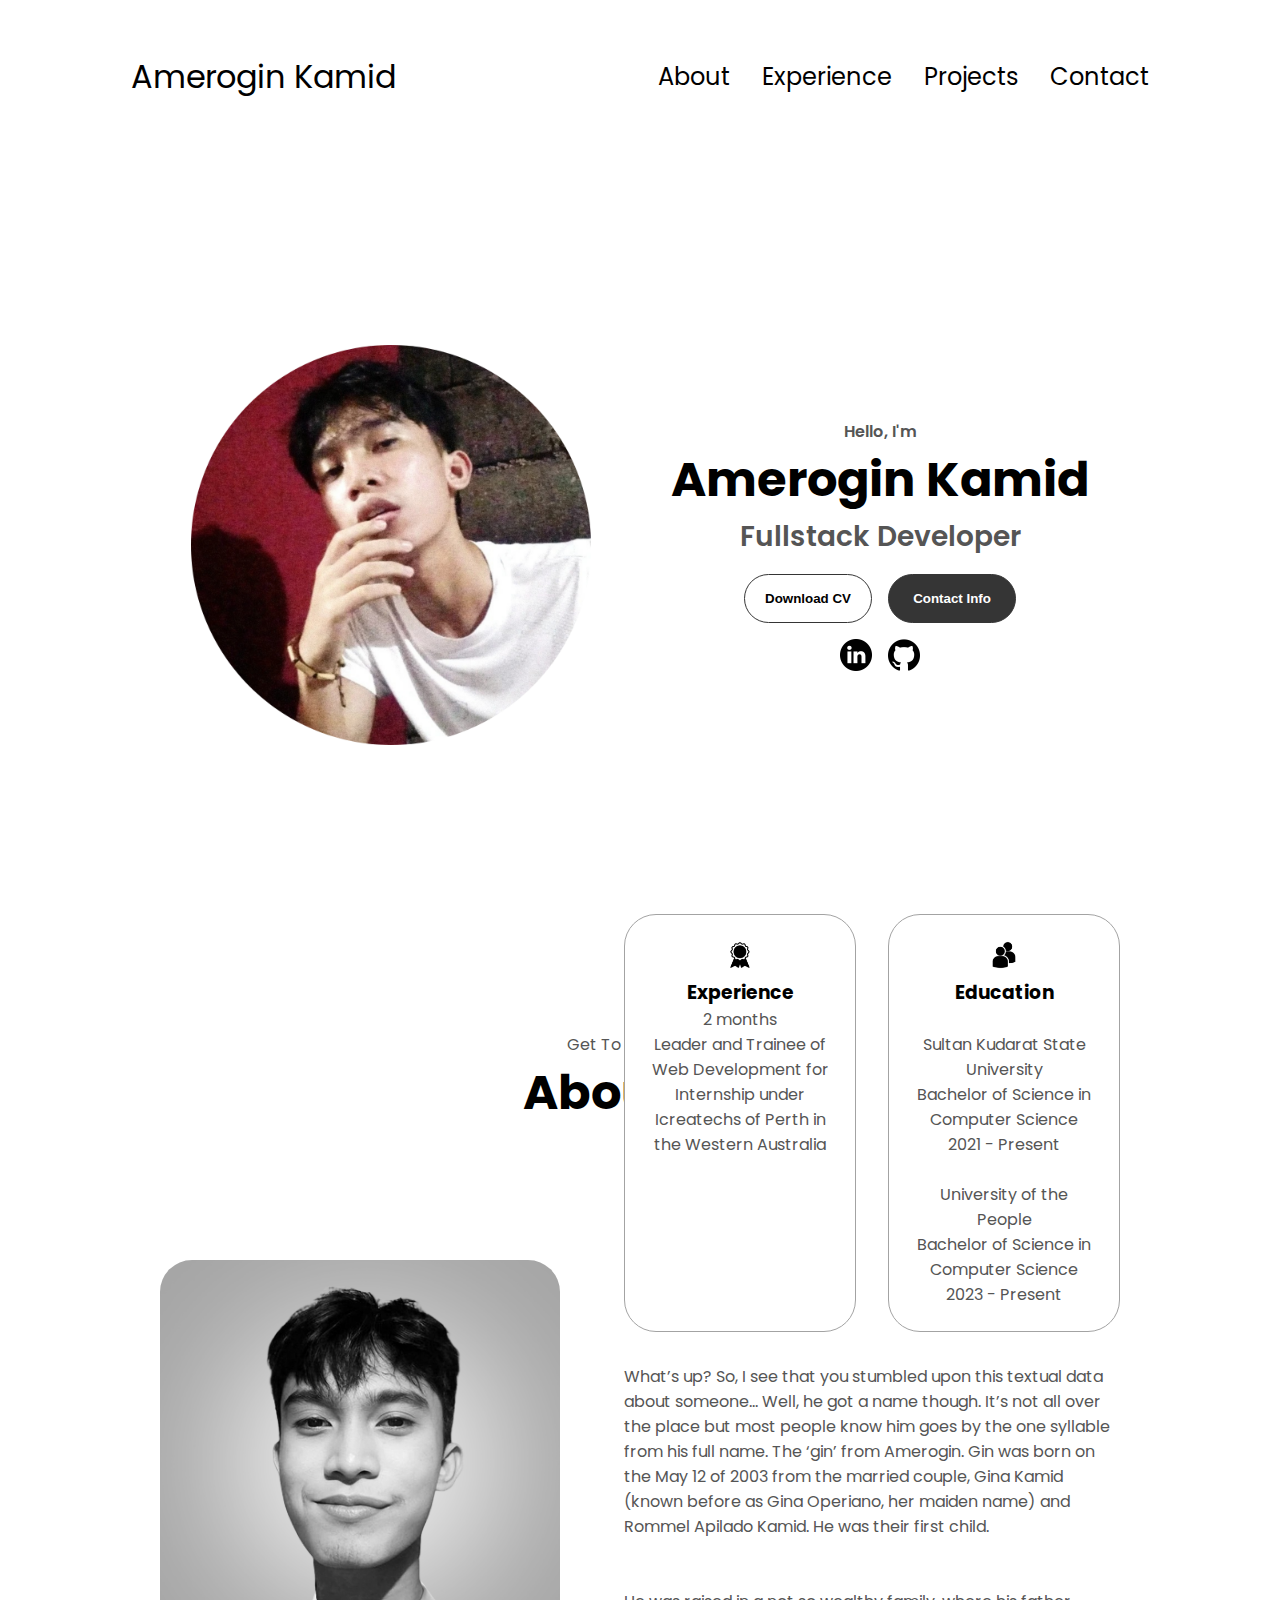
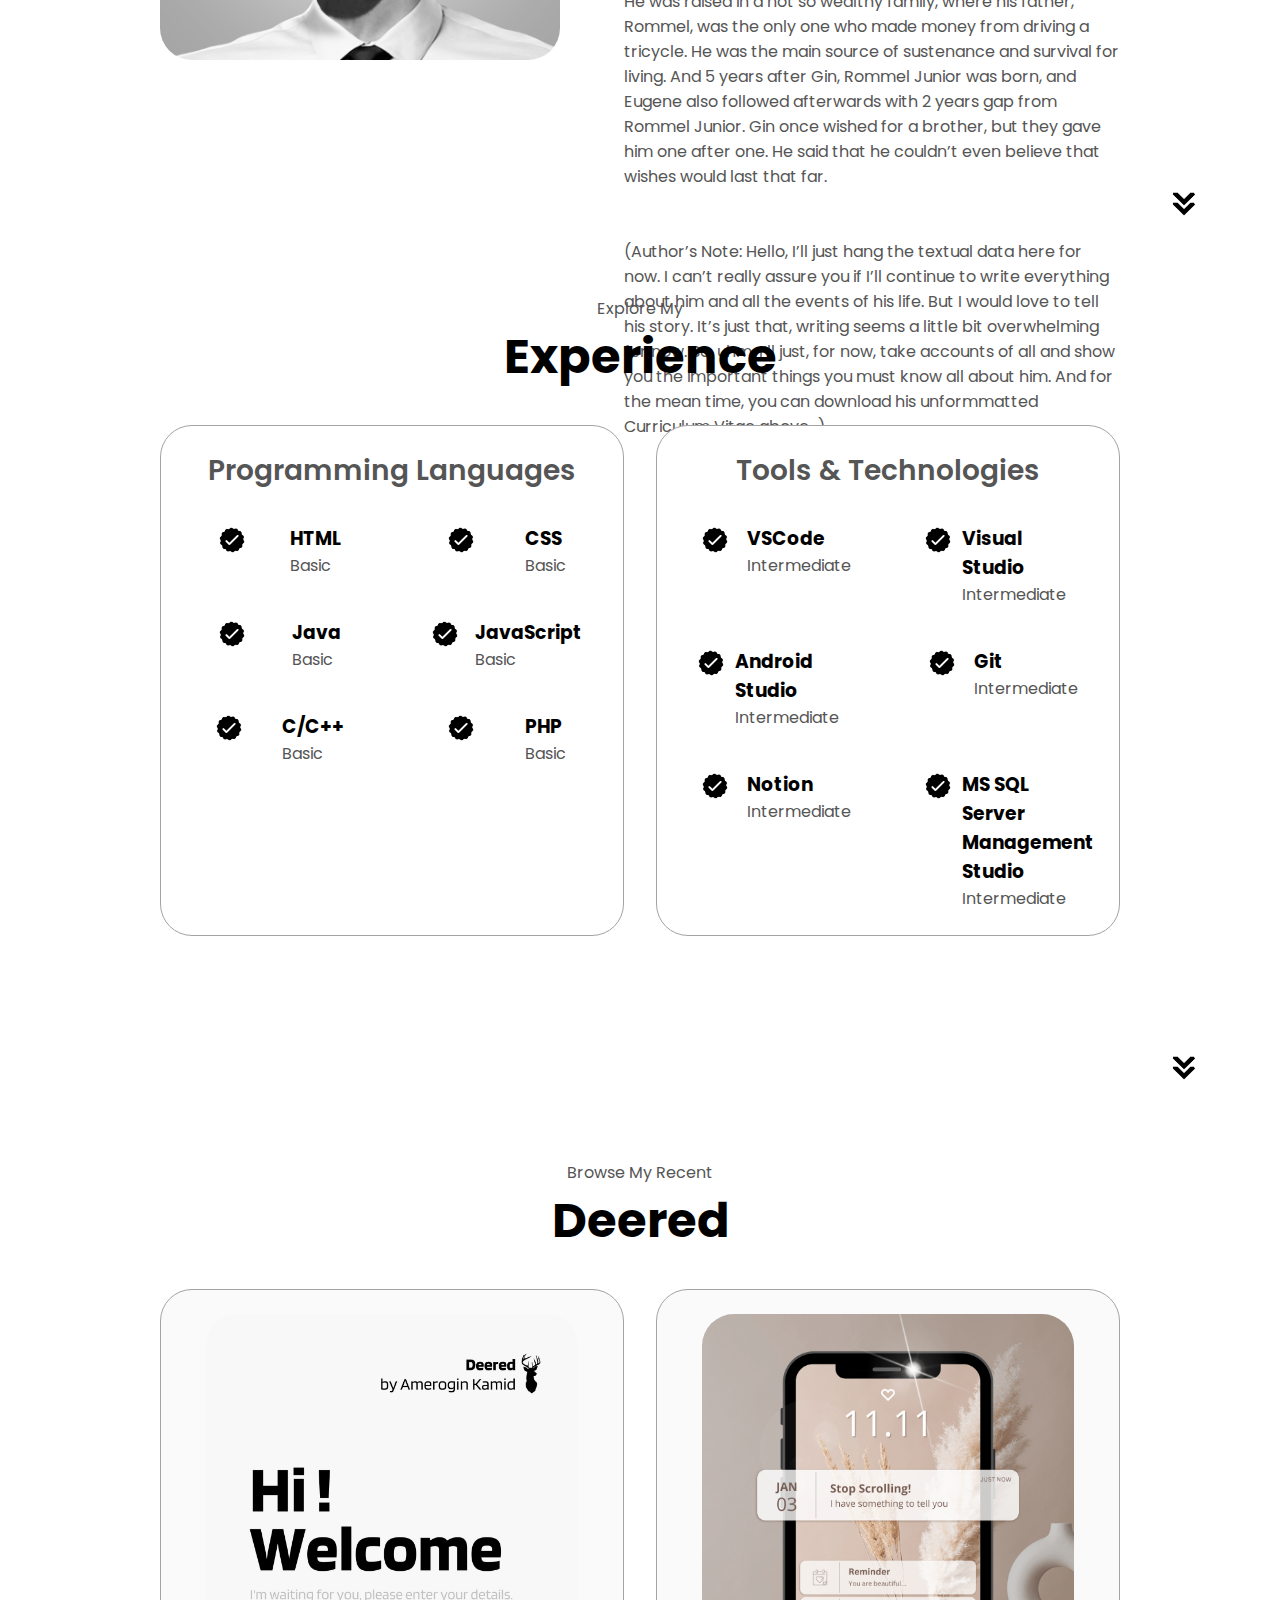
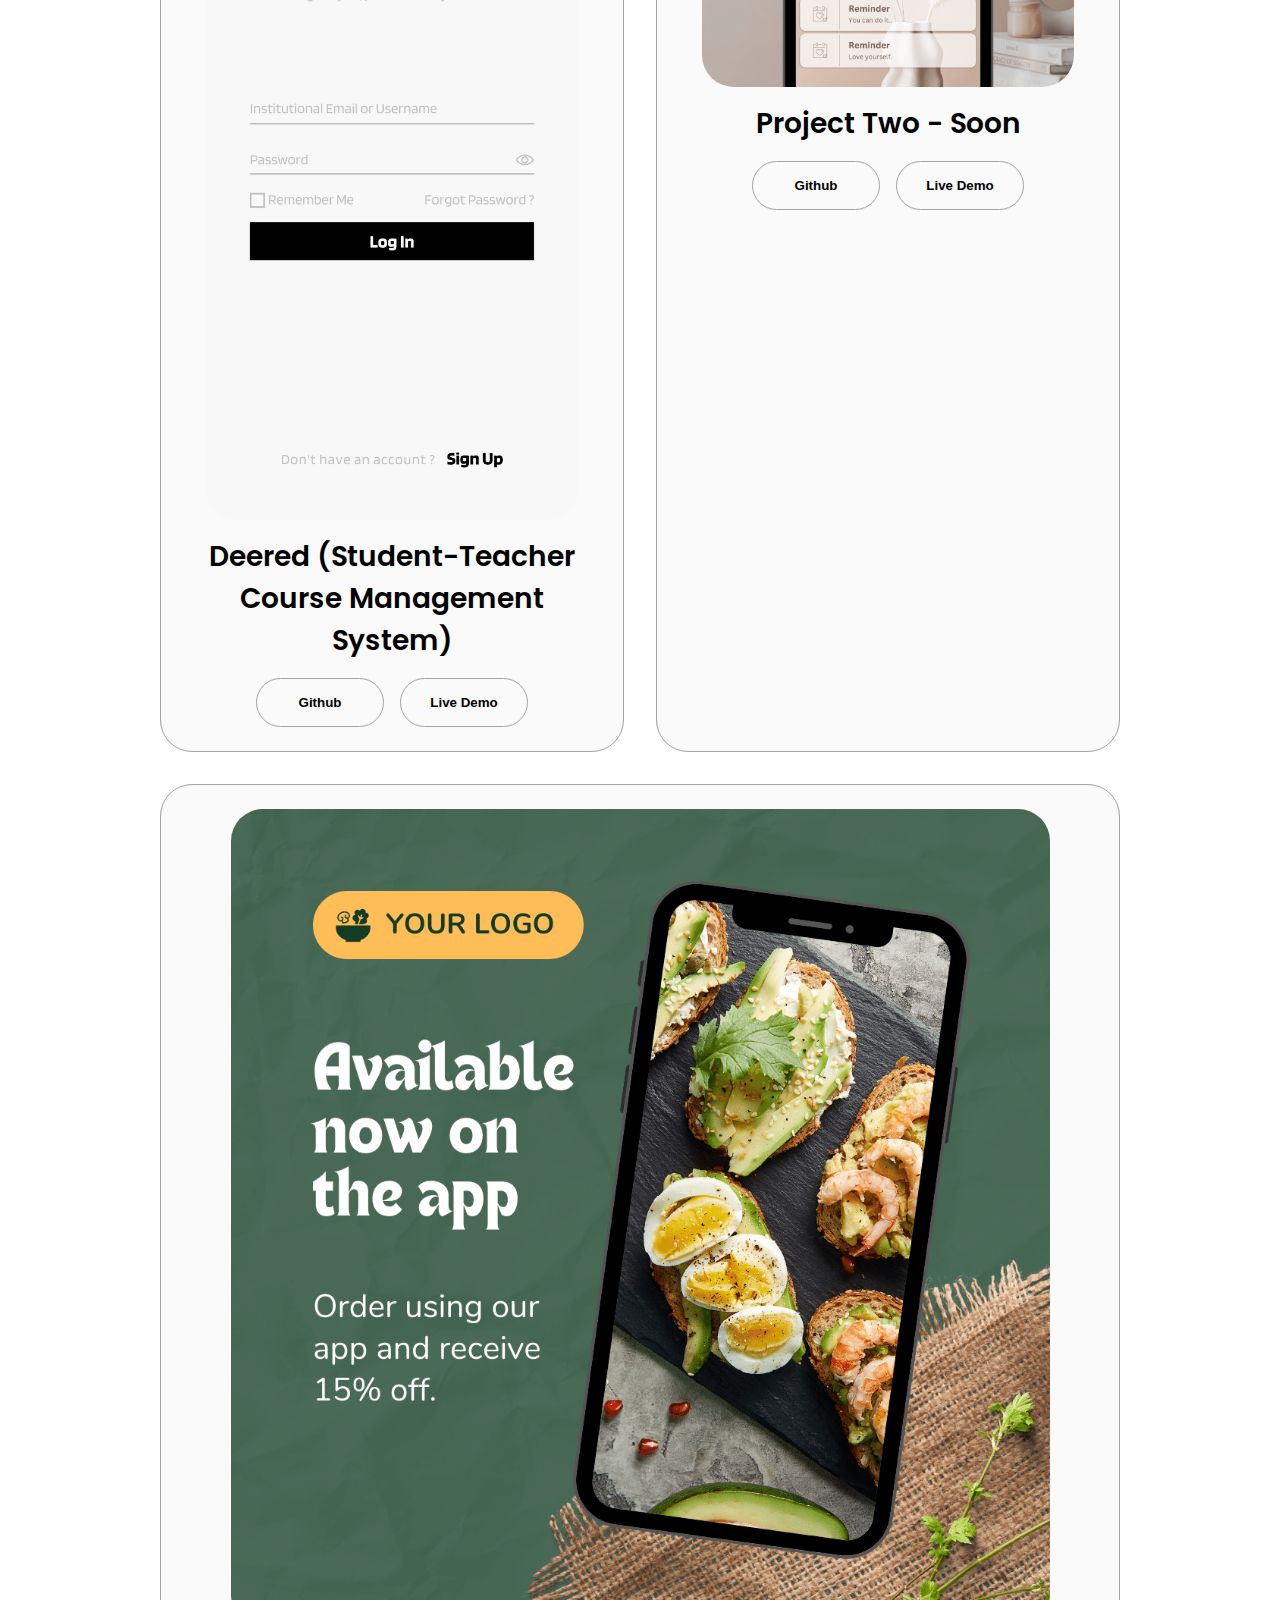
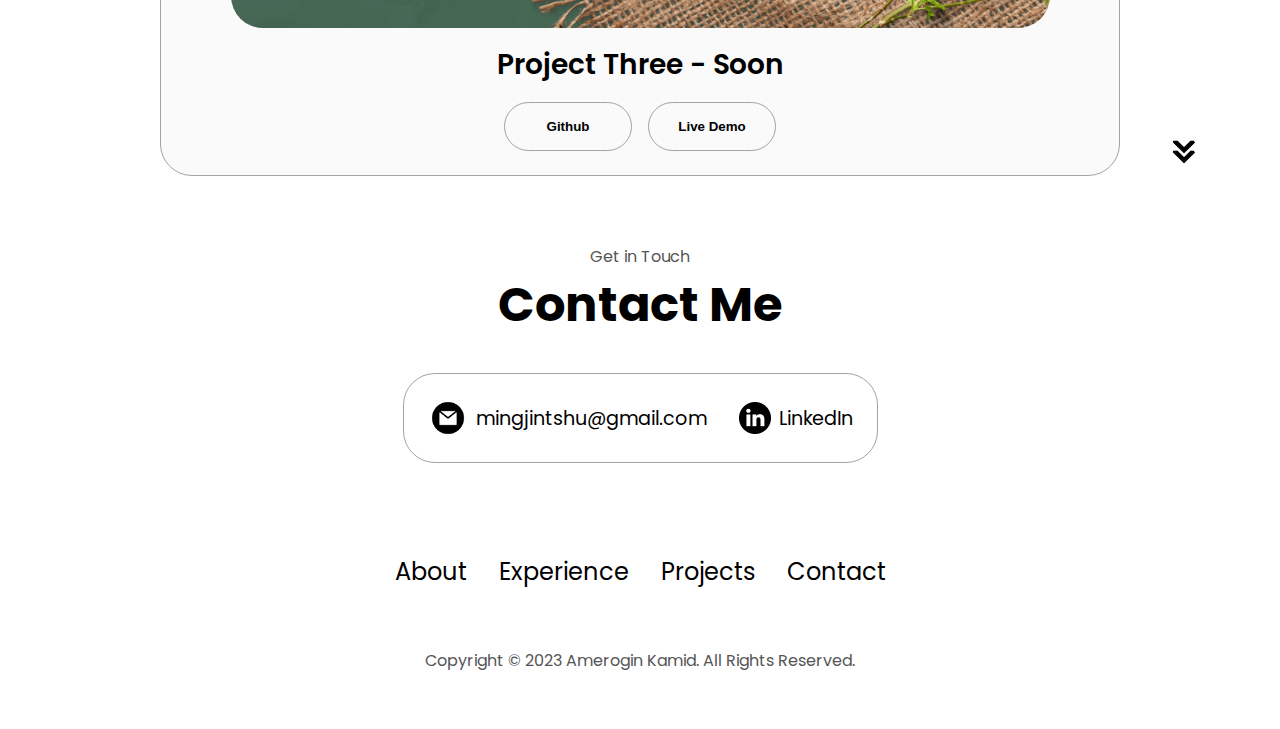
<file: index.html>
<!DOCTYPE html>
<html lang="en">
  <head>
    <meta charset="UTF-8" />
    <meta http-equiv="X-UA-Compatible" content="IE=edge" />
    <meta name="viewport" content="width=device-width, initial-scale=1.0" />
    <title>Amerogin Kamid's Portfolio</title>
    <link rel="stylesheet" href="style.css" />
    <link rel="stylesheet" href="mediaqueries.css" />
  </head>
  <body>
    <nav id="desktop-nav">
      <div class="logo">Amerogin Kamid</div>
      <div>
        <ul class="nav-links">
          <li><a href="#about">About</a></li>
          <li><a href="#experience">Experience</a></li>
          <li><a href="#projects">Projects</a></li>
          <li><a href="#contact">Contact</a></li>
        </ul>
      </div>
    </nav>
    <nav id="hamburger-nav">
      <div class="logo">Amerogin Kamid</div>
      <div class="hamburger-menu">
        <div class="hamburger-icon" onclick="toggleMenu()">
          <span></span>
          <span></span>
          <span></span>
        </div>
        <div class="menu-links">
          <li><a href="#about" onclick="toggleMenu()">About</a></li>
          <li><a href="#experience" onclick="toggleMenu()">Experience</a></li>
          <li><a href="#projects" onclick="toggleMenu()">Projects</a></li>
          <li><a href="#contact" onclick="toggleMenu()">Contact</a></li>
        </div>
      </div>
    </nav>
    <section id="profile">
      <div class="section__pic-container">
        <img src="./assets/profile-pic.png" alt="Amerogin Kamid profile picture" />
      </div>
      <div class="section__text">
        <p class="section__text__p1">Hello, I'm</p>
        <h1 class="title">Amerogin Kamid</h1>
        <p class="section__text__p2">Fullstack Developer</p>
        <div class="btn-container">
          <button
            class="btn btn-color-2"
            onclick="window.open('./assets/CV (Contents Only).pdf')"
          >
            Download CV
          </button>
          <button class="btn btn-color-1" onclick="location.href='./#contact'">
            Contact Info
          </button>
        </div>
        <div id="socials-container">
          <img
            src="./assets/linkedin.png"
            alt="My LinkedIn profile"
            class="icon"
            onclick="location.href='https://www.linkedin.com/in/mtfugin/'"
          />
          <img
            src="./assets/github.png"
            alt="My Github profile"
            class="icon"
            onclick="location.href='https://github.com/mtfugin'"
          />
        </div>
      </div>
    </section>
    <section id="about">
      <p class="section__text__p1">Get To Know More</p>
      <h1 class="title">About Me</h1>
      <div class="section-container">
        <div class="section__pic-container">
          <img
            src="./assets/about-pic.png"
            alt="Profile picture"
            class="about-pic"
          />
        </div>
        <div class="about-details-container">
          <div class="about-containers">
            <div class="details-container">
              <img
                src="./assets/experience.png"
                alt="Experience icon"
                class="icon"
              />
              <h3>Experience</h3>
              <p>2 months <br />Leader and Trainee of Web Development for Internship under Icreatechs of Perth in the Western Australia<br/ ></p>
            </div>
            <div class="details-container">
              <img
                src="./assets/education.png"
                alt="Education icon"
                class="icon"
              />
              <h3>Education</h3>

              <p><br />Sultan Kudarat State University<br />Bachelor of Science in Computer Science<br/ >2021 - Present</p>
              <p><br />University of the People<br />Bachelor of Science in Computer Science<br/ >2023 - Present</p>
            </div>
          </div>
          <div class="text-container">
            <p>
              What’s up? So, I see that you stumbled upon this textual data about someone… Well, he got a name though.
              It’s not all over the place but most people know him goes by the one syllable from his full name.
              The ‘gin’ from Amerogin. Gin was born on the May 12 of 2003 from the married couple, Gina Kamid
              (known before as Gina Operiano, her maiden name) and Rommel Apilado Kamid. He was their first child.
            </p>
            <br><br>
            <p>
              He was raised in a not so wealthy family, where his father, Rommel, was the only one who made money from driving a tricycle.
              He was the main source of sustenance and survival for living.
              And 5 years after Gin, Rommel Junior was born, and Eugene also followed afterwards with 2 years gap from Rommel Junior.
              Gin once wished for a brother, but they gave him one after one. He said that he couldn’t even believe that wishes would last that far.
            </p>
            <br><br>
            <p>
              (Author’s Note: Hello, I’ll just hang the textual data here for now.
              I can’t really assure you if I’ll continue to write everything about him and all the events of his life.
              But I would love to tell his story. It’s just that, writing seems a little bit overwhelming for now.
              So, uhm, I’ll just, for now, take accounts of all and show you the important things you must know all about him.
              And for the mean time, you can download his unformmatted Curriculum Vitae above...)
            </p>
          </div>
        </div>
      </div>
      <img
        src="./assets/arrow.png"
        alt="Arrow icon"
        class="icon arrow"
        onclick="location.href='./#experience'"
      />
    </section>
    <section id="experience">
      <p class="section__text__p1">Explore My</p>
      <h1 class="title">Experience</h1>
      <div class="experience-details-container">
        <div class="about-containers">
          <div class="details-container">
            <h2 class="experience-sub-title">Programming Languages</h2>
            <div class="article-container">
              <article>
                <img
                  src="./assets/checkmark.png"
                  alt="Experience icon"
                  class="icon"
                />
                <div>
                  <h3>HTML</h3>
                  <p>Basic</p>
                </div>
              </article>
              <article>
                <img
                  src="./assets/checkmark.png"
                  alt="Experience icon"
                  class="icon"
                />
                <div>
                  <h3>CSS</h3>
                  <p>Basic</p>
                </div>
              </article>
              <article>
                <img
                  src="./assets/checkmark.png"
                  alt="Experience icon"
                  class="icon"
                />
                <div>
                  <h3>Java</h3>
                  <p>Basic</p>
                </div>
              </article>
              <article>
                <img
                  src="./assets/checkmark.png"
                  alt="Experience icon"
                  class="icon"
                />
                <div>
                  <h3>JavaScript</h3>
                  <p>Basic</p>
                </div>
              </article>
              <article>
                <img
                  src="./assets/checkmark.png"
                  alt="Experience icon"
                  class="icon"
                />
                <div>
                  <h3>C/C++</h3>
                  <p>Basic</p>
                </div>
              </article>
              <article>
                <img
                  src="./assets/checkmark.png"
                  alt="Experience icon"
                  class="icon"
                />
                <div>
                  <h3>PHP</h3>
                  <p>Basic</p>
                </div>
              </article>
            </div>
          </div>
          <div class="details-container">
            <h2 class="experience-sub-title">Tools & Technologies</h2>
            <div class="article-container">
              <article>
                <img
                  src="./assets/checkmark.png"
                  alt="Experience icon"
                  class="icon"
                />
                <div>
                  <h3>VSCode</h3>
                  <p>Intermediate</p>
                </div>
              </article>
              <article>
                <img
                  src="./assets/checkmark.png"
                  alt="Experience icon"
                  class="icon"
                />
                <div>
                  <h3>Visual Studio</h3>
                  <p>Intermediate</p>
                </div>
              </article>
              <article>
                <img
                  src="./assets/checkmark.png"
                  alt="Experience icon"
                  class="icon"
                />
                <div>
                  <h3>Android Studio</h3>
                  <p>Intermediate</p>
                </div>
              </article>
              <article>
                <img
                  src="./assets/checkmark.png"
                  alt="Experience icon"
                  class="icon"
                />
                <div>
                  <h3>Git</h3>
                  <p>Intermediate</p>
                </div>
              </article>
              <article>
                <img
                  src="./assets/checkmark.png"
                  alt="Experience icon"
                  class="icon"
                />
                <div>
                  <h3>Notion</h3>
                  <p>Intermediate</p>
                </div>
              </article>
              <article>
                <img
                  src="./assets/checkmark.png"
                  alt="Experience icon"
                  class="icon"
                />
                <div>
                  <h3>MS SQL Server Management Studio</h3>
                  <p>Intermediate</p>
                </div>
              </article>
            </div>
          </div>
        </div>
      </div>
      <img
        src="./assets/arrow.png"
        alt="Arrow icon"
        class="icon arrow"
        onclick="location.href='./#projects'"
      />
    </section>
    <section id="projects">
      <p class="section__text__p1">Browse My Recent</p>
      <h1 class="title">Deered</h1>
      <div class="experience-details-container">
        <div class="about-containers">
          <div class="details-container color-container">
            <div class="article-container">
              <img
                src="./assets/1.jpg"
                alt="Deered"
                class="project-img"
              />
            </div>
            <h2 class="experience-sub-title project-title">Deered (Student-Teacher Course Management System)</h2>
            <div class="btn-container">
              <button
                class="btn btn-color-2 project-btn"
                onclick="location.href='https://github.com/'"
              >
                Github
              </button>
              <button
                class="btn btn-color-2 project-btn"
                onclick="location.href='https://github.com/'"
              >
                Live Demo
              </button>
            </div>
          </div>
          <div class="details-container color-container">
            <div class="article-container">
              <img
                src="./assets/project-2.png"
                alt="Project 2 - Soon"
                class="project-img"
              />
            </div>
            <h2 class="experience-sub-title project-title">Project Two - Soon</h2>
            <div class="btn-container">
              <button
                class="btn btn-color-2 project-btn"
                onclick="location.href='https://github.com/'"
              >
                Github
              </button>
              <button
                class="btn btn-color-2 project-btn"
                onclick="location.href='https://github.com/'"
              >
                Live Demo
              </button>
            </div>
          </div>
          <div class="details-container color-container">
            <div class="article-container">
              <img
                src="./assets/project-3.png"
                alt="Project 3 - Soon"
                class="project-img"
              />
            </div>
            <h2 class="experience-sub-title project-title">Project Three - Soon</h2>
            <div class="btn-container">
              <button
                class="btn btn-color-2 project-btn"
                onclick="location.href='https://github.com/'"
              >
                Github
              </button>
              <button
                class="btn btn-color-2 project-btn"
                onclick="location.href='https://github.com/'"
              >
                Live Demo
              </button>
            </div>
          </div>
        </div>
      </div>
      <img
        src="./assets/arrow.png"
        alt="Arrow icon"
        class="icon arrow"
        onclick="location.href='./#contact'"
      />
    </section>
    <section id="contact">
      <p class="section__text__p1">Get in Touch</p>
      <h1 class="title">Contact Me</h1>
      <div class="contact-info-upper-container">
        <div class="contact-info-container">
          <img
            src="./assets/email.png"
            alt="Email icon"
            class="icon contact-icon email-icon"
          />
          <p><a href="mailto:examplemail@gmail.com">mingjintshu@gmail.com</a></p>
        </div>
        <div class="contact-info-container">
          <img
            src="./assets/linkedin.png"
            alt="LinkedIn icon"
            class="icon contact-icon"
          />
          <p><a href="https://www.linkedin.com/in/mtfugin/">LinkedIn</a></p>
        </div>
      </div>
    </section>
    <footer>
      <nav>
        <div class="nav-links-container">
          <ul class="nav-links">
            <li><a href="#about">About</a></li>
            <li><a href="#experience">Experience</a></li>
            <li><a href="#projects">Projects</a></li>
            <li><a href="#contact">Contact</a></li>
          </ul>
        </div>
      </nav>
      <p>Copyright &#169; 2023 Amerogin Kamid. All Rights Reserved.</p>
    </footer>
    <script src="script.js"></script>
  </body>
</html>
</file>
<file: style.css>
/* GENERAL */

@import url("https://fonts.googleapis.com/css2?family=Poppins:wght@300;400;500;600&display=swap");

* {
  margin: 0;
  padding: 0;
}

body {
  font-family: "Poppins", sans-serif;
}

html {
  scroll-behavior: smooth;
}

p {
  color: rgb(85, 85, 85);
}

/* TRANSITION */

a,
.btn {
  transition: all 300ms ease;
}

/* DESKTOP NAV */

nav,
.nav-links {
  display: flex;
}

nav {
  justify-content: space-around;
  align-items: center;
  height: 17vh;
}

.nav-links {
  gap: 2rem;
  list-style: none;
  font-size: 1.5rem;
}

a {
  color: black;
  text-decoration: none;
  text-decoration-color: white;
}

a:hover {
  color: grey;
  text-decoration: underline;
  text-underline-offset: 1rem;
  text-decoration-color: rgb(181, 181, 181);
}

.logo {
  font-size: 2rem;
}

.logo:hover {
  cursor: default;
}

/* HAMBURGER MENU */

#hamburger-nav {
  display: none;
}

.hamburger-menu {
  position: relative;
  display: inline-block;
}

.hamburger-icon {
  display: flex;
  flex-direction: column;
  justify-content: space-between;
  height: 24px;
  width: 30px;
  cursor: pointer;
}

.hamburger-icon span {
  width: 100%;
  height: 2px;
  background-color: black;
  transition: all 0.3 ease-in-out;
}

.menu-links {
  position: absolute;
  top: 100%;
  right: 0;
  background-color: white;
  width: fit-content;
  max-height: 0;
  overflow: hidden;
  transition: all 0.3 ease-in-out;
}

.menu-links a {
  display: block;
  padding: 10px;
  text-align: center;
  font-size: 1.5rem;
  color: black;
  text-decoration: none;
  transition: all 0.3 ease-in-out;
}

.menu-links li {
  list-style: none;
}

.menu-links.open {
  max-height: 300px;
}

.hamburger-icon.open span:first-child {
  transform: rotate(45deg) translate(10px, 5px);
}

.hamburger-icon.open span:nth-child(2) {
  opacity: 0;
}

.hamburger-icon.open span:last-child {
  transform: rotate(-45deg) translate(10px, -5px);
}

.hamburger-icon span:first-child {
  transform: none;
}

.hamburger-icon span:first-child {
  opacity: 1;
}

.hamburger-icon span:first-child {
  transform: none;
}

/* SECTIONS */

section {
  padding-top: 4vh;
  height: 96vh;
  margin: 0 10rem;
  box-sizing: border-box;
  min-height: fit-content;
}

.section-container {
  display: flex;
}

/* PROFILE SECTION */

#profile {
  display: flex;
  justify-content: center;
  gap: 5rem;
  height: 80vh;
}

.section__pic-container {
  display: flex;
  height: 400px;
  width: 400px;
  margin: auto 0;
}

.section__text {
  align-self: center;
  text-align: center;
}

.section__text p {
  font-weight: 600;
}

.section__text__p1 {
  text-align: center;
}

.section__text__p2 {
  font-size: 1.75rem;
  margin-bottom: 1rem;
}

.title {
  font-size: 3rem;
  text-align: center;
}

#socials-container {
  display: flex;
  justify-content: center;
  margin-top: 1rem;
  gap: 1rem;
}

/* ICONS */

.icon {
  cursor: pointer;
  height: 2rem;
}

/* BUTTONS */

.btn-container {
  display: flex;
  justify-content: center;
  gap: 1rem;
}

.btn {
  font-weight: 600;
  transition: all 300ms ease;
  padding: 1rem;
  width: 8rem;
  border-radius: 2rem;
}

.btn-color-1,
.btn-color-2 {
  border: rgb(53, 53, 53) 0.1rem solid;
}

.btn-color-1:hover,
.btn-color-2:hover {
  cursor: pointer;
}

.btn-color-1,
.btn-color-2:hover {
  background: rgb(53, 53, 53);
  color: white;
}

.btn-color-1:hover {
  background: rgb(0, 0, 0);
}

.btn-color-2 {
  background: none;
}

.btn-color-2:hover {
  border: rgb(255, 255, 255) 0.1rem solid;
}

.btn-container {
  gap: 1rem;
}

/* ABOUT SECTION */

#about {
  position: relative;
}

.about-containers {
  gap: 2rem;
  margin-bottom: 2rem;
  margin-top: 2rem;
}

.about-details-container {
  justify-content: center;
  flex-direction: column;
}

.about-containers,
.about-details-container {
  display: flex;
}

.about-pic {
  border-radius: 2rem;
}

.arrow {
  position: absolute;
  right: -5rem;
  bottom: 2.5rem;
}

.details-container {
  padding: 1.5rem;
  flex: 1;
  background: white;
  border-radius: 2rem;
  border: rgb(53, 53, 53) 0.1rem solid;
  border-color: rgb(163, 163, 163);
  text-align: center;
}

.section-container {
  gap: 4rem;
  height: 80%;
}

.section__pic-container {
  height: 400px;
  width: 400px;
  margin: auto 0;
}

/* EXPERIENCE SECTION */

#experience {
  position: relative;
}

.experience-sub-title {
  color: rgb(85, 85, 85);
  font-weight: 600;
  font-size: 1.75rem;
  margin-bottom: 2rem;
}

.experience-details-container {
  display: flex;
  justify-content: center;
  flex-direction: column;
}

.article-container {
  display: flex;
  text-align: initial;
  flex-wrap: wrap;
  flex-direction: row;
  gap: 2.5rem;
  justify-content: space-around;
}

article {
  display: flex;
  width: 10rem;
  justify-content: space-around;
  gap: 0.5rem;
}

article .icon {
  cursor: default;
}

/* PROJECTS SECTION */

#projects {
  position: relative;
}

.color-container {
  border-color: rgb(163, 163, 163);
  background: rgb(250, 250, 250);
}

.project-img {
  border-radius: 2rem;
  width: 90%;
  height: 90%;
}

.project-title {
  margin: 1rem;
  color: black;
}

.project-btn {
  color: black;
  border-color: rgb(163, 163, 163);
}

/* CONTACT */

#contact {
  display: flex;
  justify-content: center;
  flex-direction: column;
  height: 70vh;
}

.contact-info-upper-container {
  display: flex;
  justify-content: center;
  border-radius: 2rem;
  border: rgb(53, 53, 53) 0.1rem solid;
  border-color: rgb(163, 163, 163);
  background: (250, 250, 250);
  margin: 2rem auto;
  padding: 0.5rem;
}

.contact-info-container {
  display: flex;
  align-items: center;
  justify-content: center;
  gap: 0.5rem;
  margin: 1rem;
}

.contact-info-container p {
  font-size: larger;
}

.contact-icon {
  cursor: default;
}

.email-icon {
  height: 2.5rem;
}

/* FOOTER SECTION */

footer {
  height: 26vh;
  margin: 0 1rem;
}

footer p {
  text-align: center;
}
</file>
<file: mediaqueries.css>
@media screen and (max-width: 1400px) {
  #profile {
    height: 83vh;
    margin-bottom: 6rem;
  }
  .about-containers {
    flex-wrap: wrap;
  }
  #contact,
  #projects {
    height: fit-content;
  }
}

@media screen and (max-width: 1200px) {
  #desktop-nav {
    display: none;
  }
  #hamburger-nav {
    display: flex;
  }
  #experience,
  .experience-details-container {
    margin-top: 2rem;
  }
  #profile,
  .section-container {
    display: block;
  }
  .arrow {
    display: none;
  }
  section,
  .section-container {
    height: fit-content;
  }
  section {
    margin: 0 5%;
  }
  .section__pic-container {
    width: 275px;
    height: 275px;
    margin: 0 auto 2rem;
  }
  .about-containers {
    margin-top: 0;
  }
}

@media screen and (max-width: 600px) {
  #contact,
  footer {
    height: 40vh;
  }
  #profile {
    height: 83vh;
    margin-bottom: 0;
  }
  article {
    font-size: 1rem;
  }
  footer nav {
    height: fit-content;
    margin-bottom: 2rem;
  }
  .about-containers,
  .contact-info-upper-container,
  .btn-container {
    flex-wrap: wrap;
  }
  .contact-info-container {
    margin: 0;
  }
  .contact-info-container p,
  .nav-links li a {
    font-size: 1rem;
  }
  .experience-sub-title {
    font-size: 1.25rem;
  }
  .logo {
    font-size: 1.5rem;
  }
  .nav-links {
    flex-direction: column;
    gap: 0.5rem;
    text-align: center;
  }
  .section__pic-container {
    width: auto;
    height: 46vw;
    justify-content: center;
  }
  .section__text__p2 {
    font-size: 1.25rem;
  }
  .title {
    font-size: 2rem;
  }
  .text-container {
    text-align: justify;
  }
}
</file>
